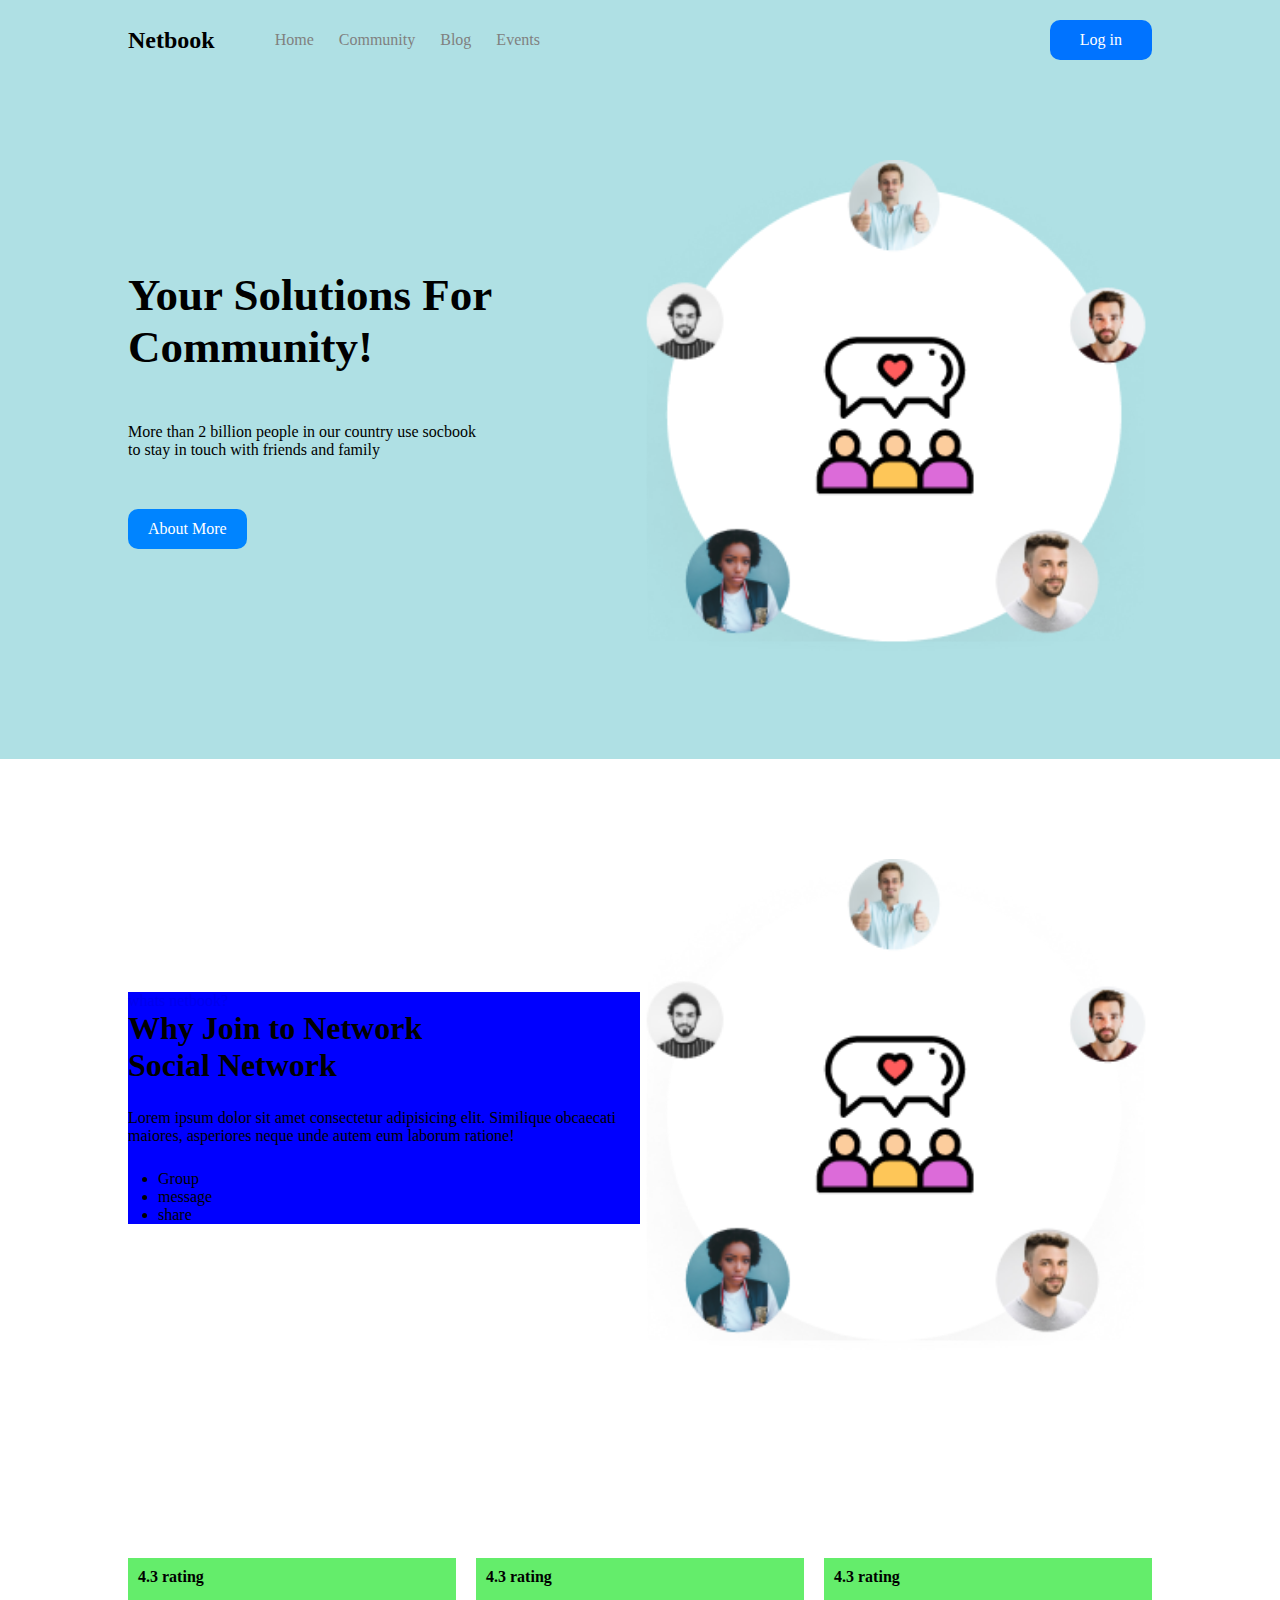
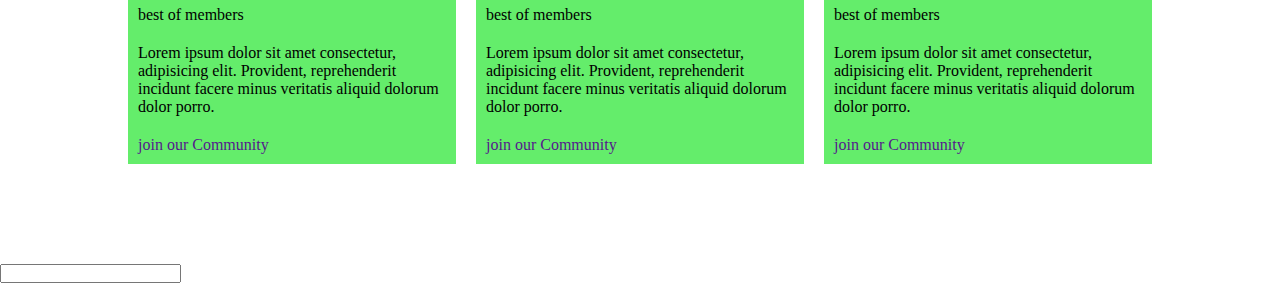
<file: Netbook_Landing_Page/index.html>
<!DOCTYPE html>
<html lang="en">
<head>
    <meta charset="UTF-8">
    <meta name="viewport" content="width=device-width, initial-scale=1.0">
    <title>Document</title>
    <link rel="stylesheet" href="style.css">
</head>
<body>
    <main>
        <header>
            <div class="container">
                <div class="banner-wrapper">
                    <div class="banner">
                        <h2>Netbook</h2>
                        <nav>
                            <a href="#">Home</a>
                            <a href="">Community</a>
                            <a href="">Blog</a>
                            <a href="">Events</a>
                        </nav>
                    </div>
                    <div class="banner2">
                        <a href="">Log in</a>
                    </div>
                </div>
            </div>
        </header>
        <section>
            <div class="container">
                <div class="sec-wrapper">
                    <div class="sec">
                        <h1>
                            <span class="spaan">Your Solutions For</span>
                            <span>Community!</span>
                        </h1>
                        <p>
                            <span class="spaan">More than 2 billion people in our country use socbook</span>
                            <span class="spaan">to stay in touch with friends and family</span>
                        </p>
                        <a href="#">About More</a>
                    </div>
                    <div class="pic">
                        <img width="100%" src="team.png" alt="">
                    </div>
                </div>
            </div>
        </section>
        
    </main>
        
    <section >
        <div class="container">
            <div class="sec2-wrapper">
                <div class="tech" style="background-color: blue;">
                    <div class="sec2">
                        <a href="#">whats netbook?</a>
                        <h1>
                            <span class="spaan">Why Join to Network</span>
                            <span class="spaan">Social Network</span> 
                        </h1>
                        <p>
                            <span>Lorem ipsum dolor sit amet consectetur adipisicing elit. Similique</span>
                            <span>obcaecati maiores, asperiores neque unde autem eum laborum</span>
                            <span>ratione!</span>
                        </p>
                        <ul>
                            <li>Group</li>
                            <li>message</li>
                            <li>share</li>
                        </ul>
                    </div>
                </div>

                <div class="sec3">
                    <img width="100%" src="team.png" alt="">
                </div>
            </div>
        </div>
    </section>
    <section>
        <div class="container">
            <div class="col-wrapper">
                <div>
                    <h4>4.3 rating</h4>
                    <p>best of members</p>
                    <p id="para">Lorem ipsum dolor sit amet consectetur, adipisicing elit. Provident, reprehenderit incidunt facere minus veritatis aliquid dolorum dolor porro.</p>
                    <a href="">join our Community</a>
                </div>
                <div>
                    <h4>4.3 rating</h4>
                    <p>best of members</p>
                    <p>Lorem ipsum dolor sit amet consectetur, adipisicing elit. Provident, reprehenderit incidunt facere minus veritatis aliquid dolorum dolor porro.</p>
                    <a href="">join our Community</a>
                </div>
                <div>
                    <h4>4.3 rating</h4>
                    <p>best of members</p>
                    <p>Lorem ipsum dolor sit amet consectetur, adipisicing elit. Provident, reprehenderit incidunt facere minus veritatis aliquid dolorum dolor porro.</p>
                    <a href="">join our Community</a>
                </div>
            </div>
        </div>
    </section>
    <input type="text" id="ide">
    <script src="./keyboard-event.js"></script>
</body>
</html>
</file>
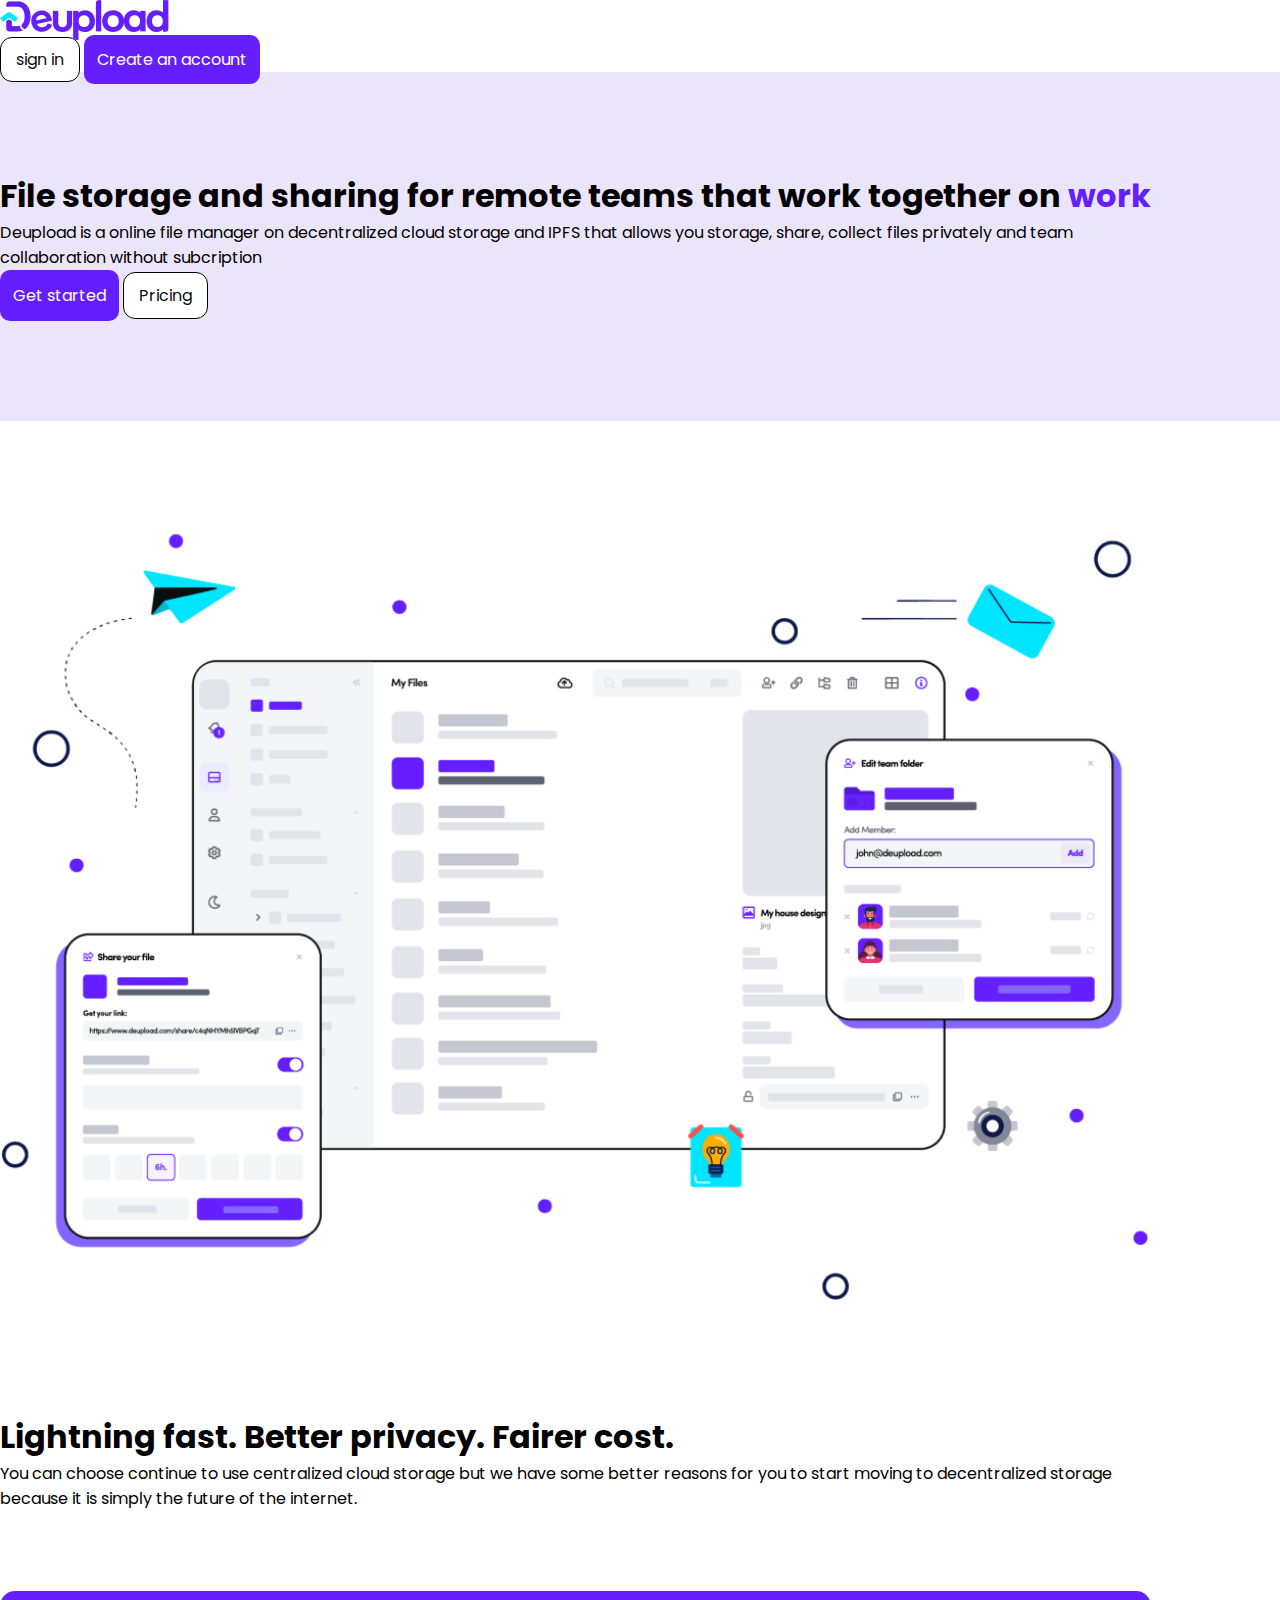
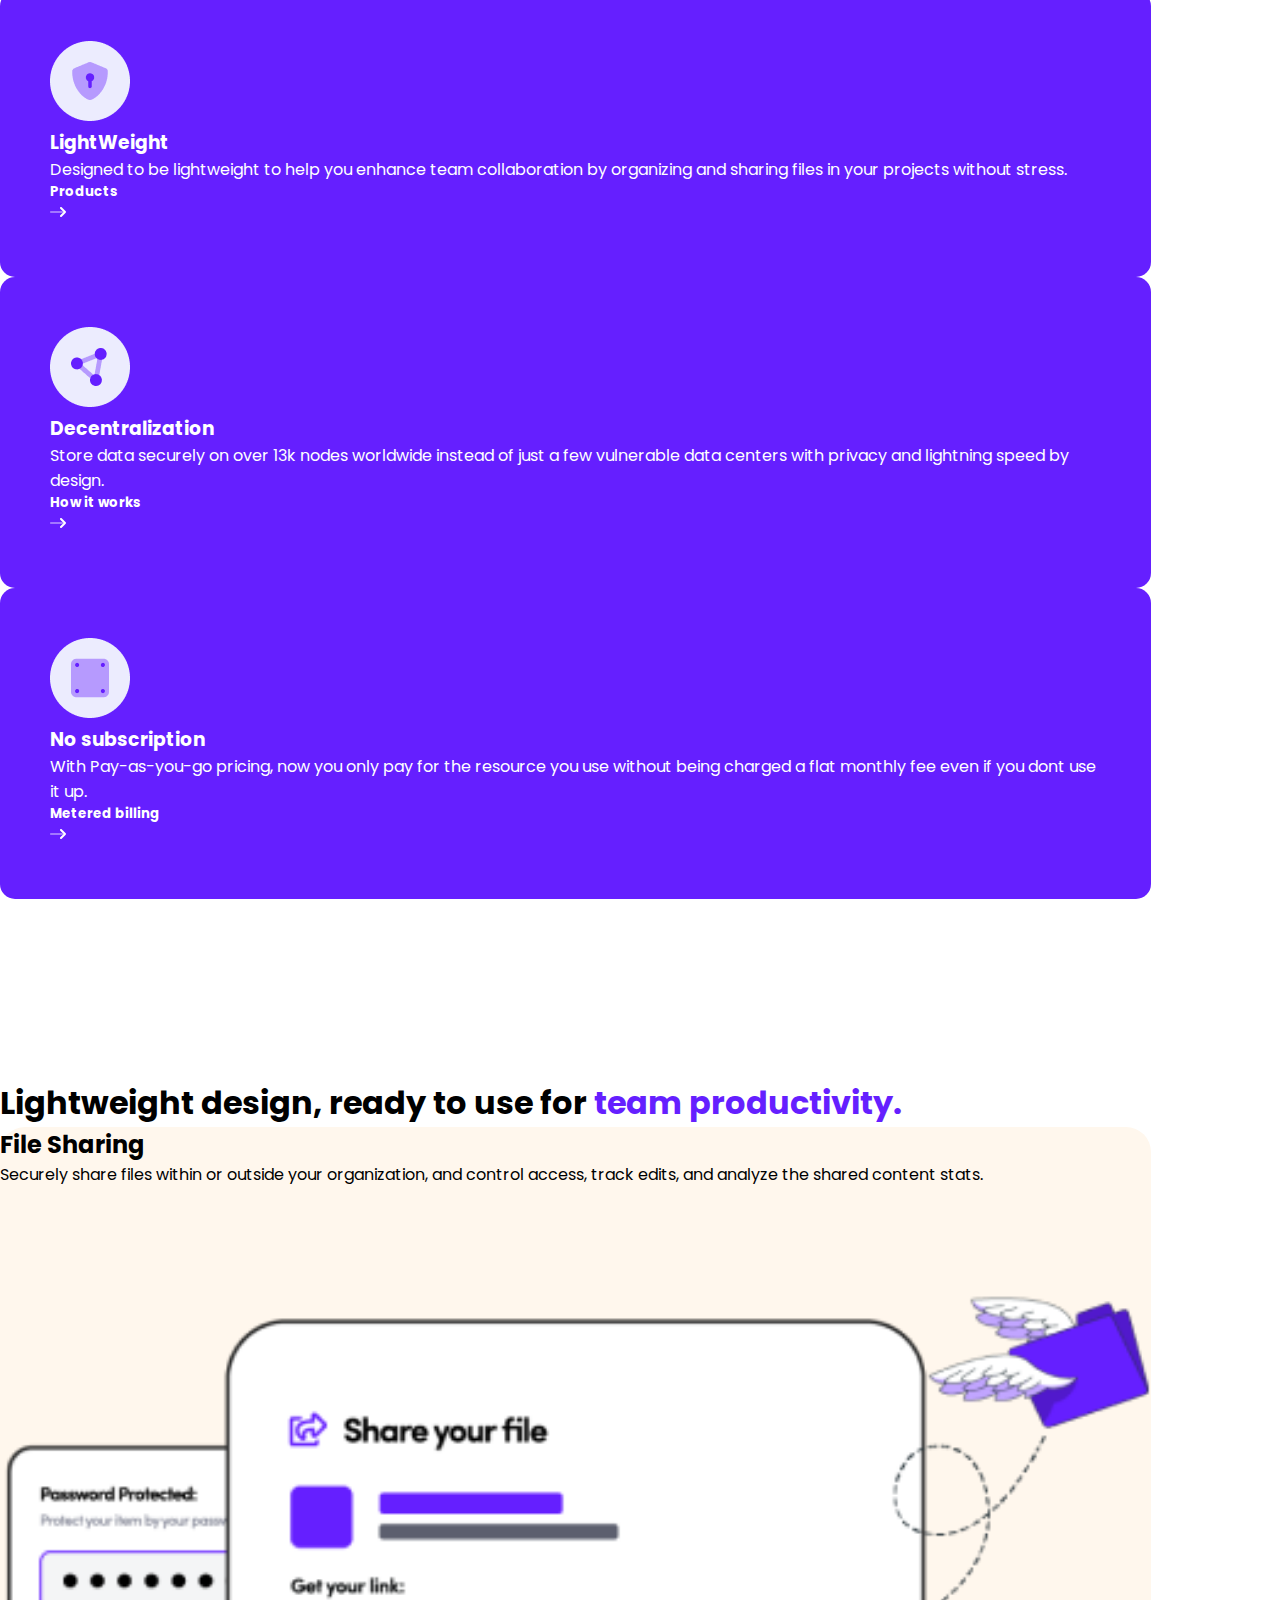
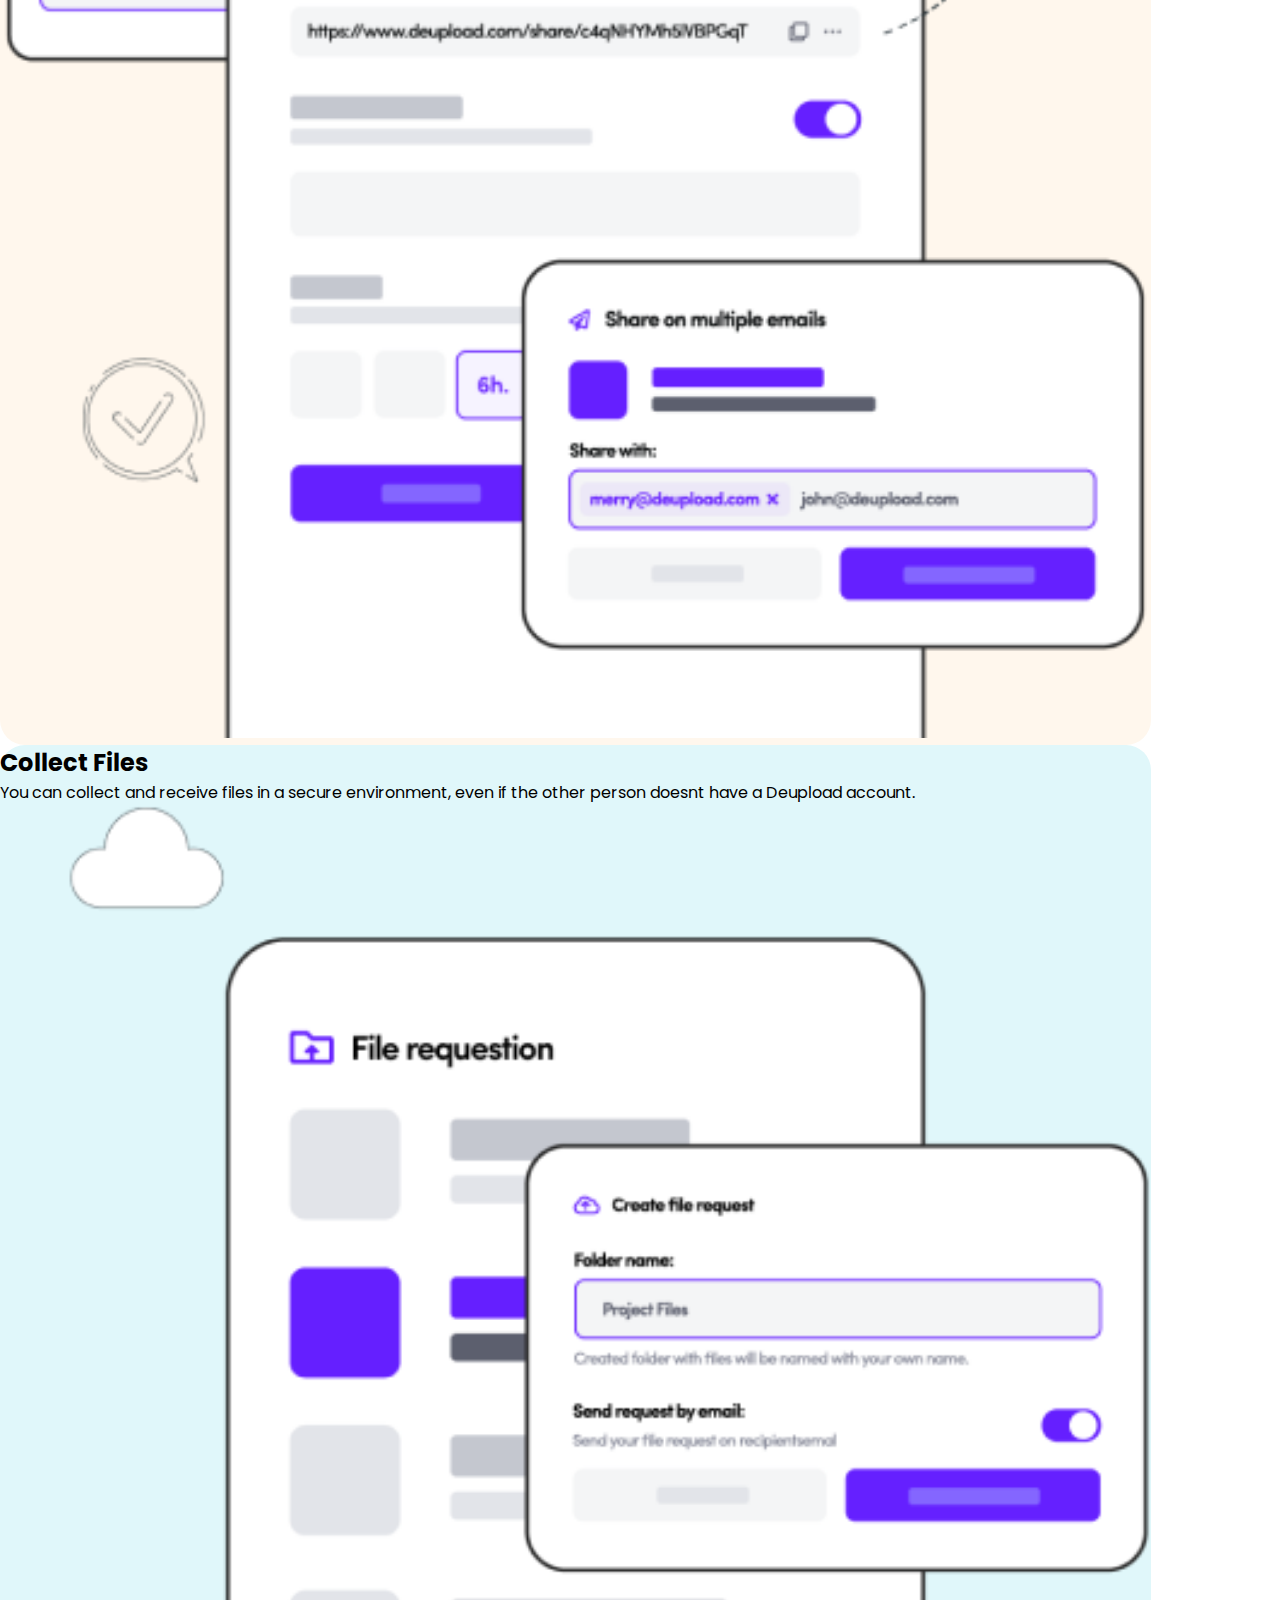
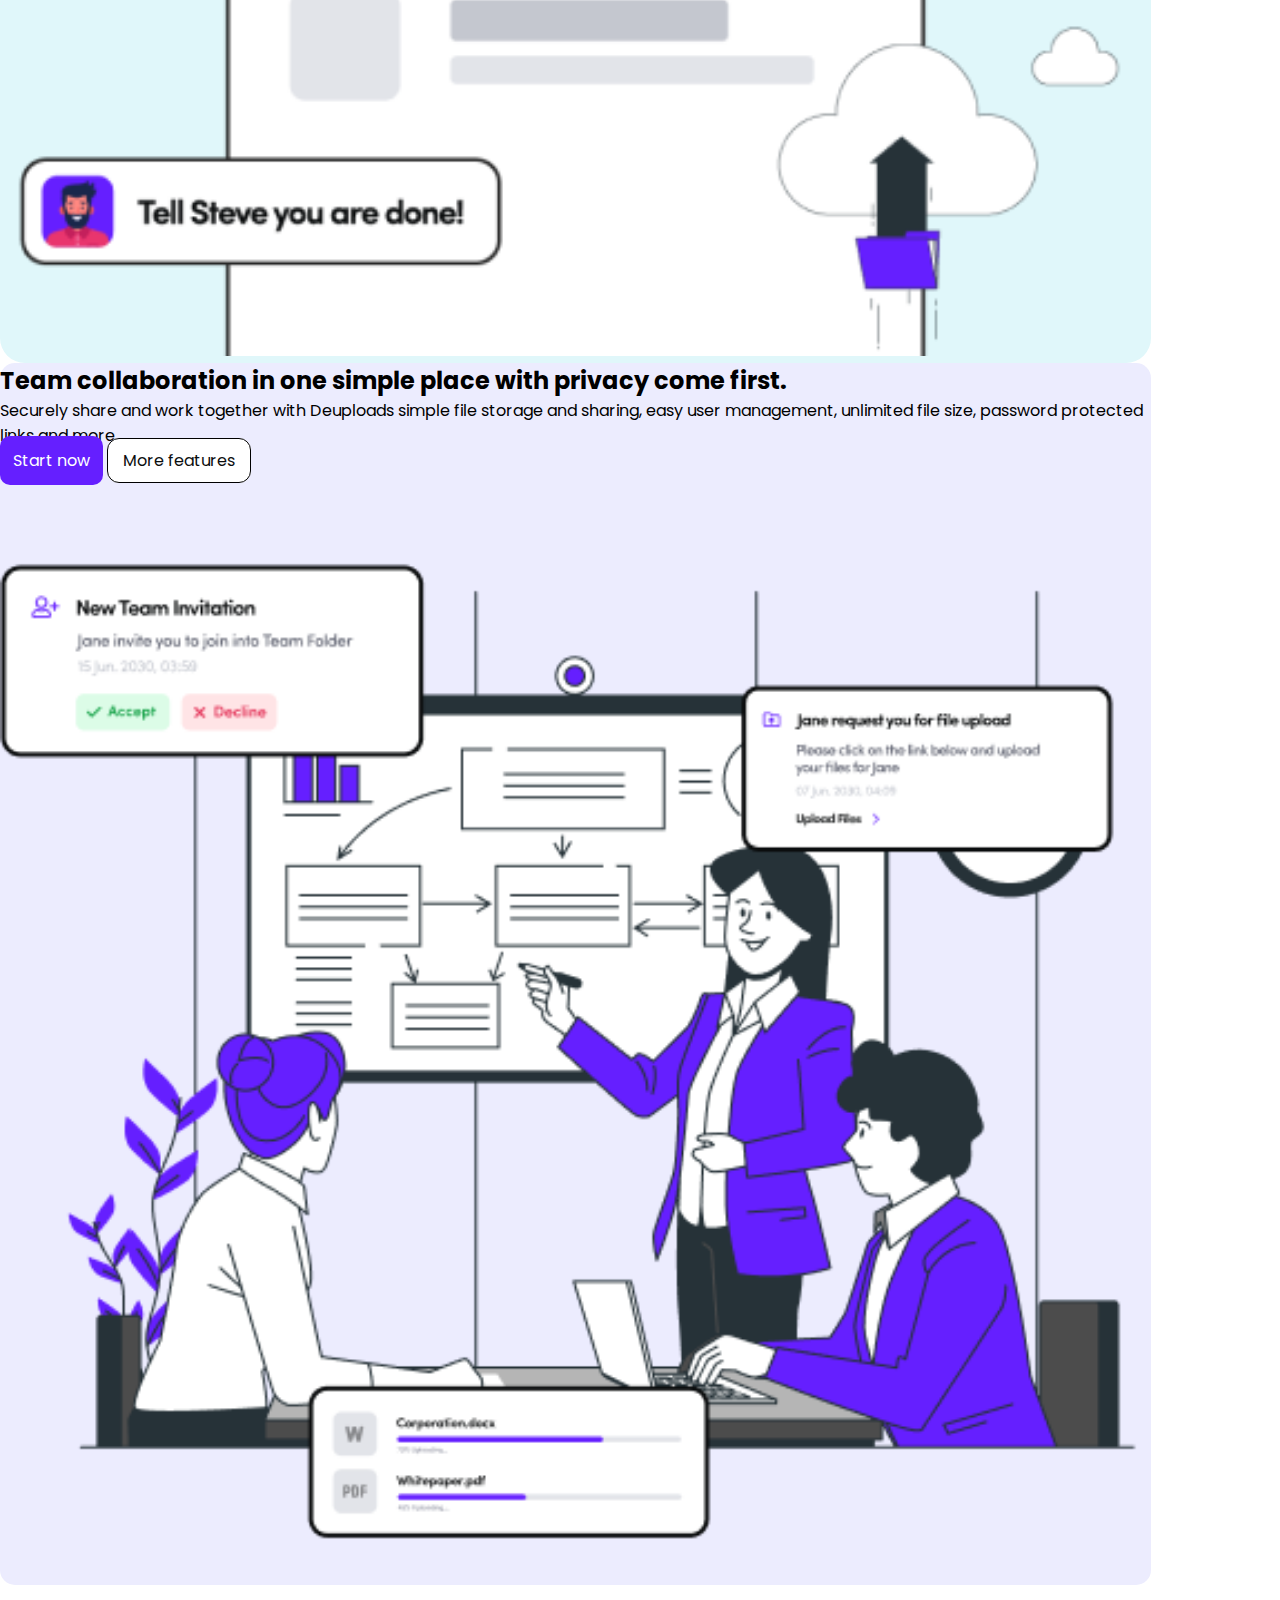
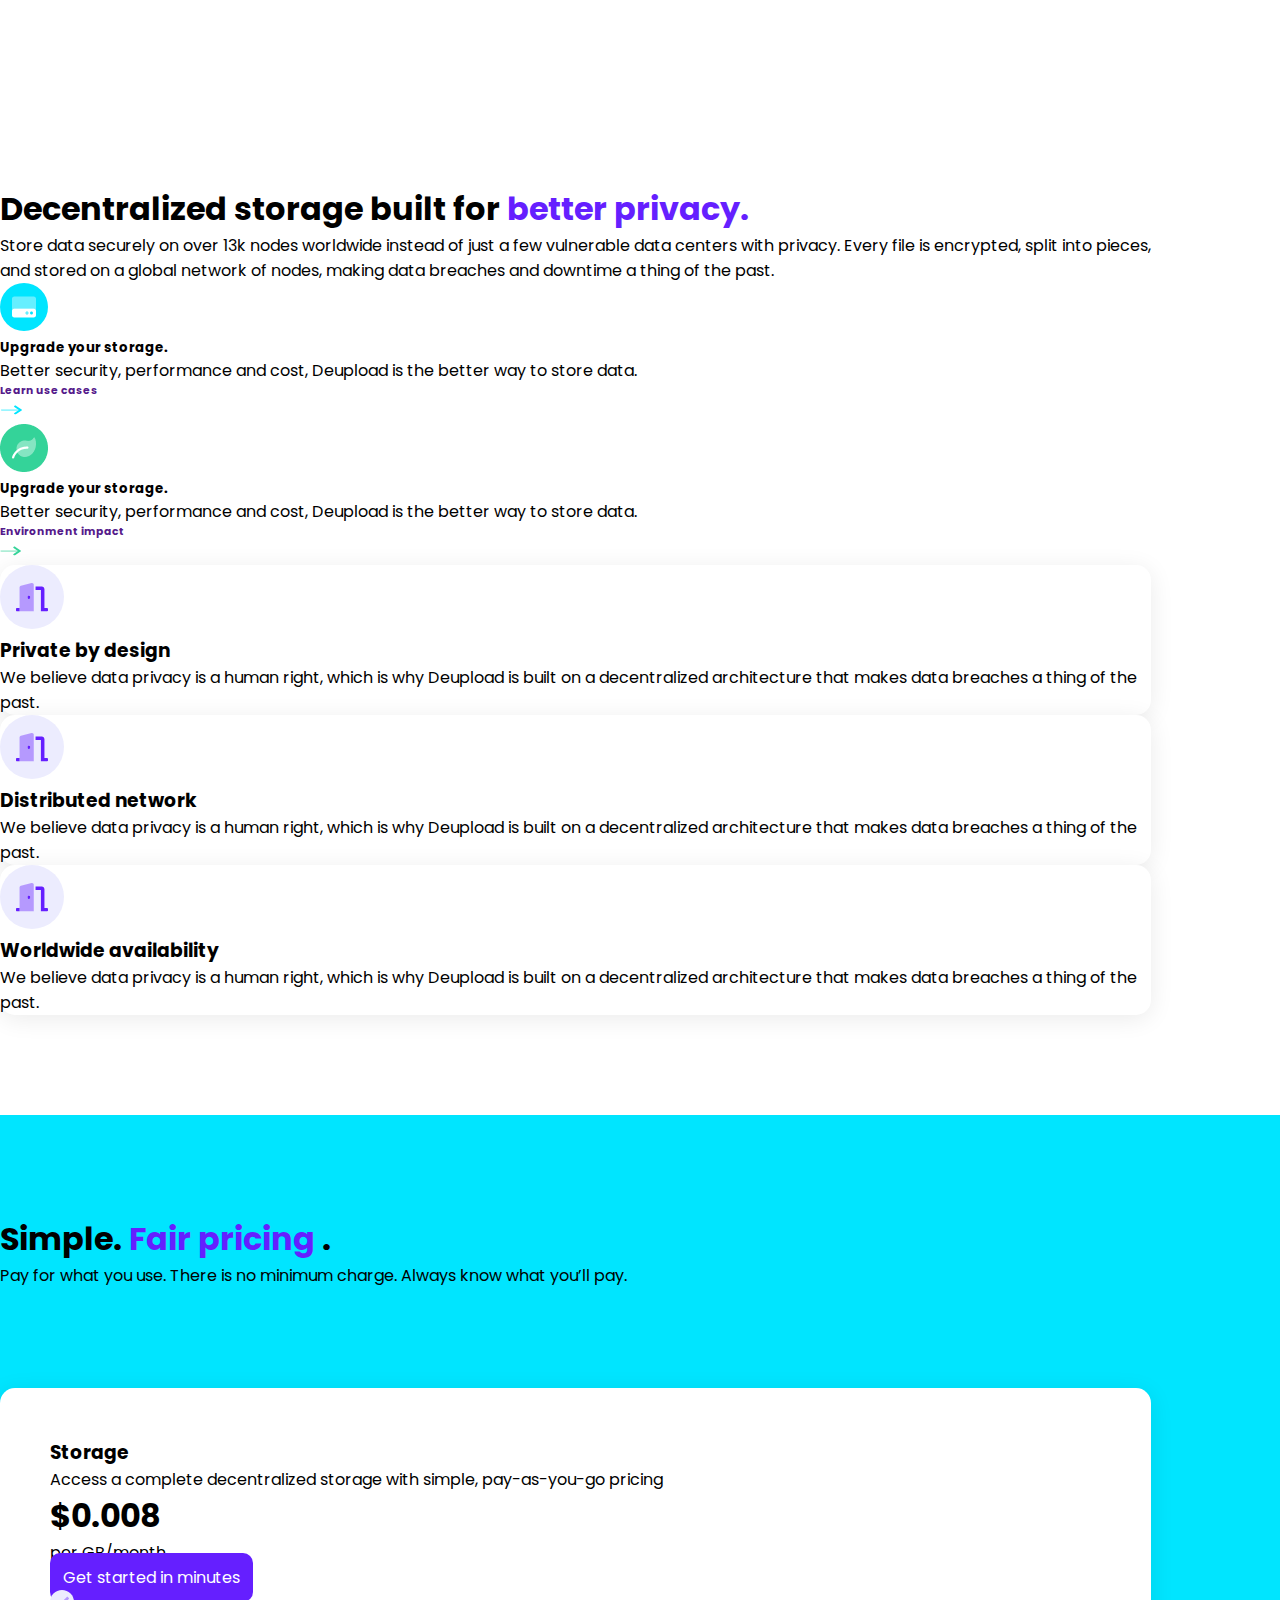
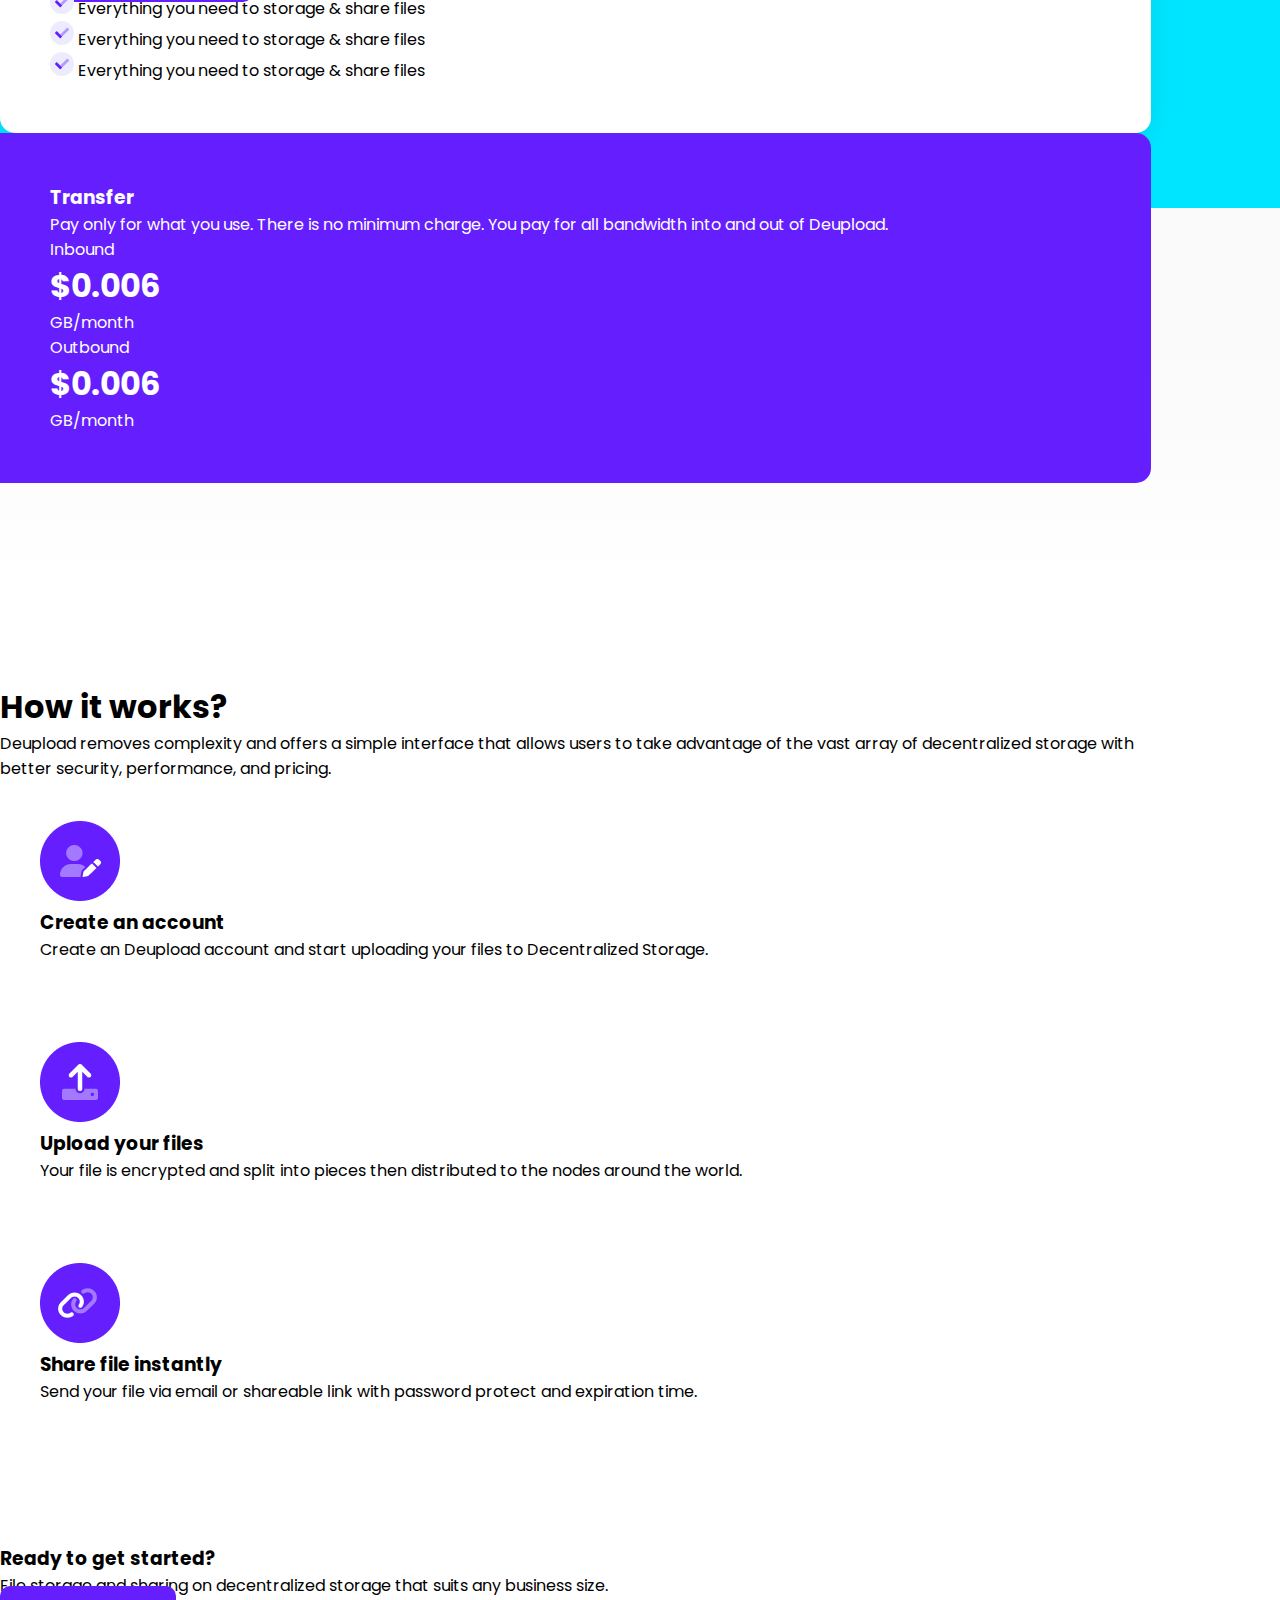
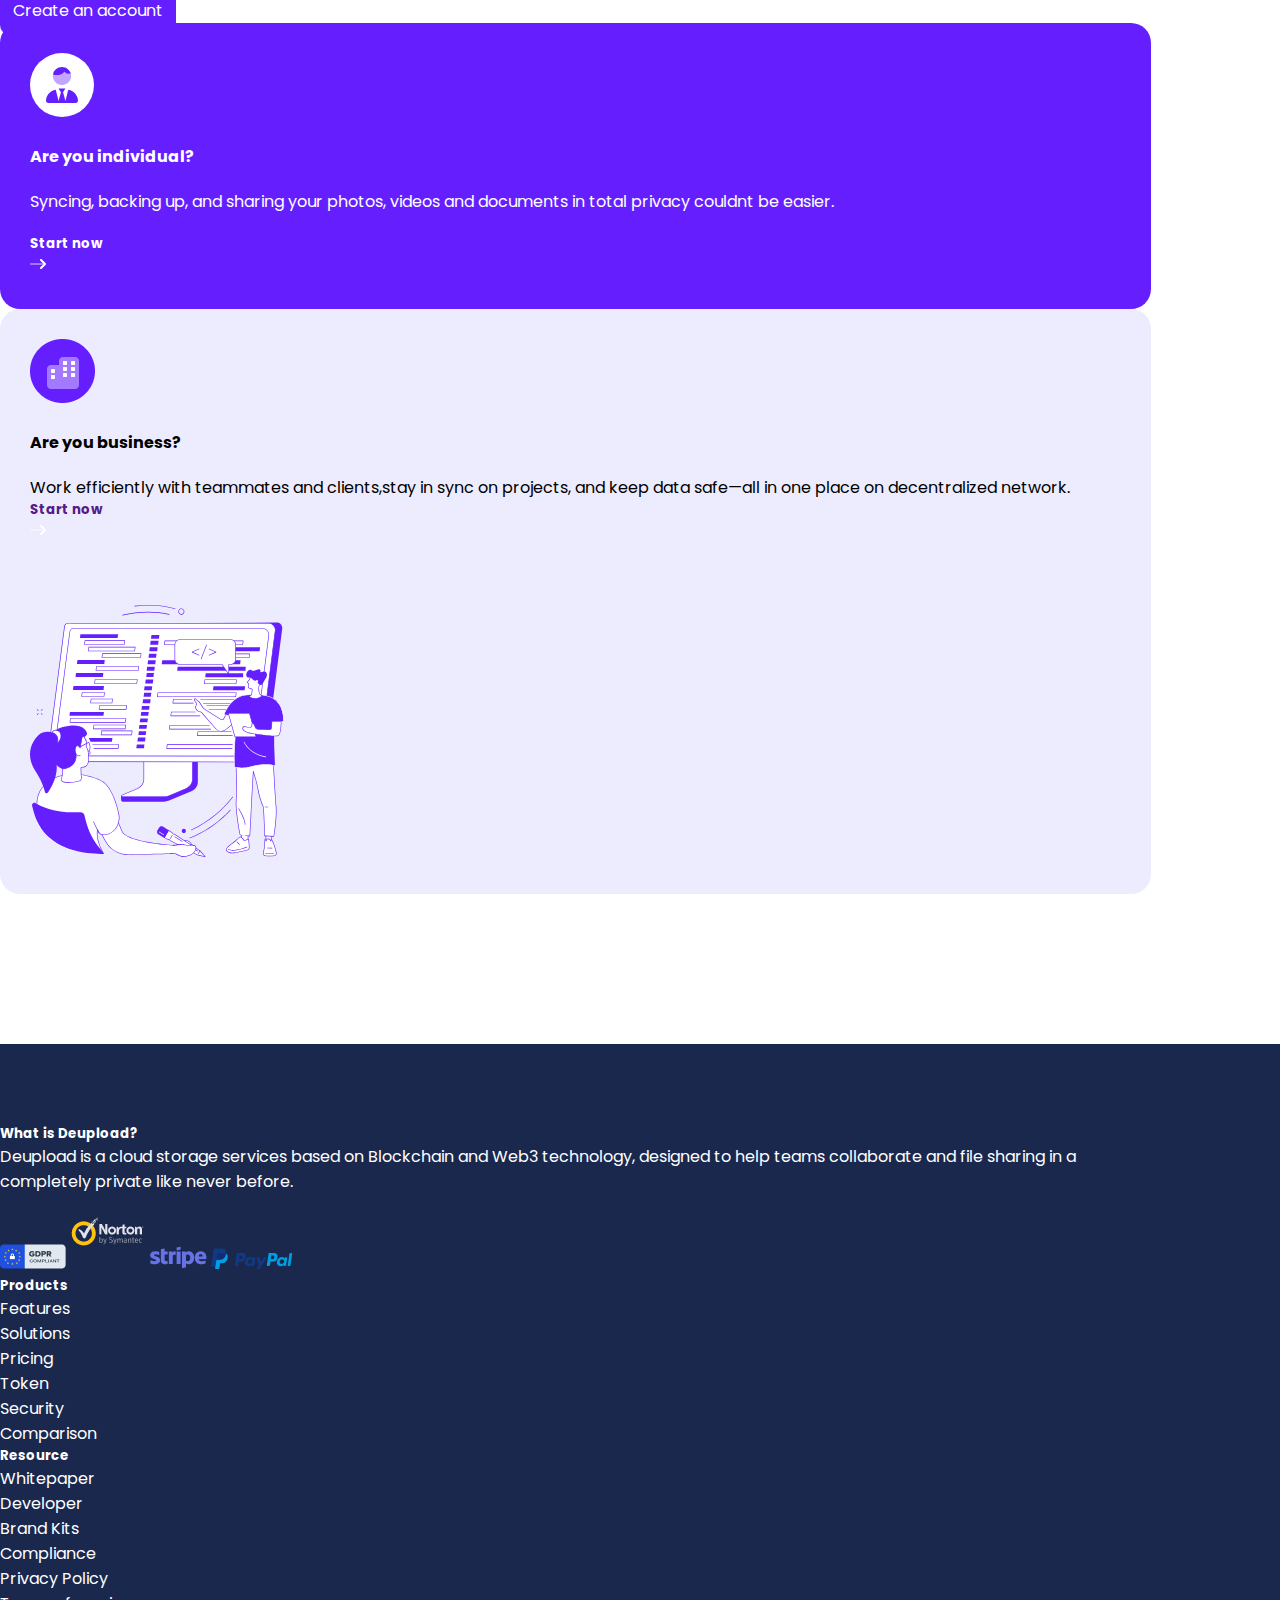
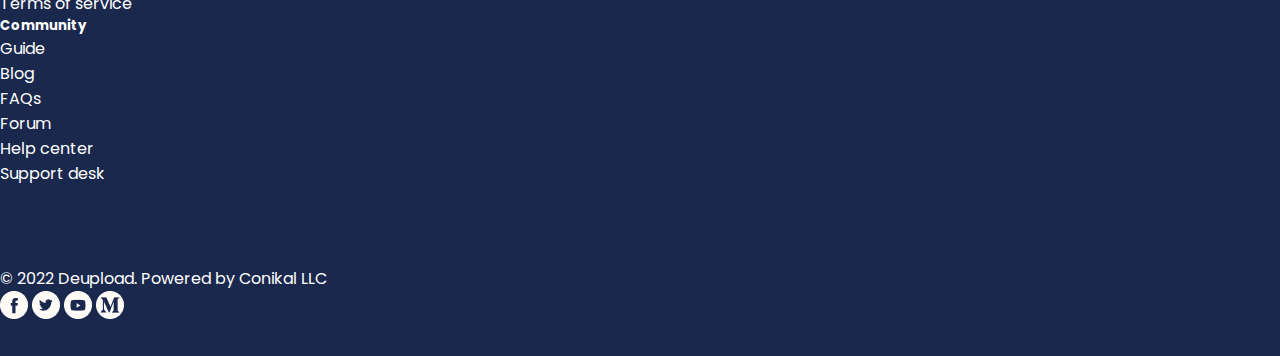
<file: Deupload_Landing_Page/ja2boots.html>
<!DOCTYPE html>
<html lang="en">
<head>
    <meta charset="UTF-8">
    <meta name="viewport" content="width=device-width, initial-scale=1.0">
    <title>Document</title>
    <link rel="preconnect" href="https://fonts.googleapis.com">
<link rel="preconnect" href="https://fonts.gstatic.com" crossorigin>
<link href="https://fonts.googleapis.com/css2?family=Poppins:ital,wght@0,100;0,200;0,300;0,400;0,500;0,600;0,700;0,800;0,900;1,100;1,200;1,300;1,400;1,500;1,600;1,700;1,800;1,900&display=swap" rel="stylesheet">
<link rel="stylesheet" href="https://cdn.jsdelivr.net/npm/bootstrap@5.3.2/dist/css/bootstrap.min.css" integrity="sha384-T3c6CoIi6uLrA9TneNEoa7RxnatzjcDSCmG1MXxSR1GAsXEV/Dwwykc2MPK8M2HN" crossorigin="anonymous">
<link rel="stylesheet" href="style.css">
</head>
<body>
    <header class="py-3">
        <div class="container-fluid">
            <div class="header-wrapper d-md-flex justify-content-between text-center align-items-center">
                <div>
                    <img src="./img/logo.png" alt="">
                </div>
                <div class="d-flex gap-4 justify-content-center justify-content-md-between mt-4 mt-md-0 align-items-center">
                    <a href="" class="btt-outline-primary">sign in</a>
                    <a href="" class="btt-primary">Create an account</a>
                </div>

            </div>
        </div>
    </header>
    <section class="sec">
        <div class="container">
            <div class="banner-wrapper">
                <div class="banner text-center">
                    <h1>
                        <span class="d-lg-block">File storage and sharing for</span>
                        <span class="d-lg-block">remote teams that work</span>
                        <span class="d-lg-block">together on
                            <span>work</span>
                        </span>
                    </h1>
                    <p class="my-5">
                        <span class="d-lg-block">Deupload is a online file manager on decentralized cloud storage and IPFS that</span>
                        <span class="d-lg-block">allows you storage, share, collect files privately and team collaboration without</span>
                        <span class="d-lg-block">subcription</span>
                    </p>
                    <div class="d-flex gap-5 justify-content-center">
                        <a href="" class="btt-primary">Get started</a>
                        <a href="" class="btt-outline-primary px-4">Pricing</a>
                    </div>
                </div>
            </div>
        </div>
    </section>
    <section>
        <div class="container">
            <div class="img-wrapper">
                <img width="100%" src="./img/bg.png" alt="">
            </div>
        </div>
    </section>
    <section class="sec3">
        <div class="container">
            <div class="text-center">
                <h1>Lightning fast. Better privacy. Fairer cost.</h1>
                <p class="py-3">
                    <span class="d-lg-block">You can choose continue to use centralized cloud storage but we have some better reasons for</span>
                    <span class="d-lg-block">
                        you to start moving to decentralized storage because it is simply the future of the internet.
                    </span>
                </p>
            </div>
            <div class="big-wrapper">
                <div class="row ">
                    <div class="col-lg-6 col-xl-4 ">
                            <div class="mb-5 mb-xl-0">
                                <img  src="./img/icon1.png" alt="">
                                <h3 class="my-3">LightWeight</h3>
                                <p class="">
                                    Designed to be lightweight to help you enhance team collaboration by organizing and sharing files in your projects without stress.
                                </p>
                                <a href="" class="d-flex justify-content-between">
                                    <h5>Products</h5>
                                    <img src="img/arrow.svg" alt="">
                                </a>
                            </div>
                    </div>
                    <div class="col-lg-6 col-xl-4">
                        <div class="mb-5 mb-xl-0">
                            <img  src="./img/icon2.png" alt="">
                            <h3 class="my-3">Decentralization</h3>
                            <p >
                                Store data securely on over 13k nodes worldwide instead of just a few vulnerable data centers with privacy and lightning speed by design.
                            </p>
                            <a href="" class="d-flex justify-content-between">
                                <h5>How it works</h5>
                                <img src="img/arrow.svg" alt="">

                            </a>
                        </div>
                    </div>
                    <div class="col-lg-12 col-xl-4">
                        <div class="text-lg-center text-xl-start">
                            <img  src="./img/icon3.png" alt="">
                            <h3 class="my-3">No subscription</h3>
                            <p>
                                With Pay-as-you-go pricing, now you only pay for the resource you use without being charged a flat monthly fee even if you dont use it up.
                            </p>
                            <div class="justify-content-lg-center justify-content-xl-between">
                                <a href="" class="d-flex justify-content-between">
                                    <h5>Metered billing</h5>
                                    <img src="img/arrow.svg" alt="">
                                </a>
                            </div>
                        </div>
                    </div>
                </div>
            </div>
        </div>
    </section>
    <section class="sec4">
        <div class="container">
            <div class="team mb-5">
                <h1>
                    <span class="d-lg-block">Lightweight design, ready</span>
                    <span class="d-lg-block">to use for 
                        <span>team</span>
                    </span>
                    <span class="d-lg-block">productivity.</span>
                </h1>
            </div>
            <div class="three-wrapper">
                <div class="row align-items-center">
                    <div class="col-lg-6">
                        <div class="text-center mb-5 mb-lg-0 p-4">
                            <h2 class="pt-5">File Sharing</h2>
                            <p>
                                <span class="d-lg-block">Securely share files within or outside your</span>
                                <span class="d-lg-block">organization, and control access, track edits,</span>
                                <span class="d-lg-block">and analyze the shared content stats.</span>
                            </p>
                            <div>
                                <img width="100%" src="./img/im1.png" alt="">
                            </div>
                        </div>
                    </div>
                    <div class="col-lg-6">
                        <div class="text-center p-4">
                            <h2 class="pt-5">Collect Files</h2>
                            <p>
                                <span class="d-lg-block">You can collect and receive files in a secure</span>
                                <span class="d-lg-block">environment, even if the other person doesnt</span>
                                <span class="d-lg-block">have a Deupload account.</span>
                            </p>
                            <div>
                                <img width="100%" src="./img/im2.png" alt="">
                            </div>
                        </div>
                    </div>
                    <div class="col-12">
                        <div class="teach-wrapper mt-4">
                            <div class="row align-items-center">

                                <div class="col-lg-6 d-flex justify-content-center">
                                    <div class="text-center text-lg-start">
                                        <h2 class="mt-5 mt-lg-0">
                                            <span class="d-lg-block">Team collaboration in</span>
                                            <span class="d-lg-block">one simple place with</span>
                                            <span class="d-lg-block">privacy come first.</span>
                                        </h2>
                                        <p class="my-4">
                                            <span class="d-lg-block">Securely share and work together with Deuploads</span>
                                            <span class="d-lg-block">simple file storage and sharing, easy user</span>
                                            <span class="d-lg-block">management, unlimited file size, password</span>
                                            <span class="d-lg-block">protected links and more</span>
                                        </p>
                                        <div class="d-flex gap-3 justify-content-center justify-content-lg-start ">
                                            <a href="" class="btt-primary">Start now</a>
                                            <a href="" class="btt-outline-primary">More features</a>
                                        </div>
                                    </div>
                                    

                                </div>

                                <div class="col-lg-6">
                                    <div class="p-4">
                                        <img width="100%" src="./img/teach.png" alt="">
                                    </div>
                                </div>

                            </div>

                        </div>
                    </div>
                </div>
            </div>
        </div>
    </section>
    <section>
        <div class="container">
            <div class="mul-wrapper">
                <div class="row">
                    <div class="col-lg-6 mb-4 mb-lg-0">
                        <div class="mul1">
                            <h1 class="mb-4">
                                <span class="d-block">Decentralized</span>
                                <span class="d-block">storage built for</span>
                                <span class="d-block">better privacy.</span>
                            </h1>
                            <p class="mb-4">
                                Store data securely on over 13k nodes worldwide instead of just a few vulnerable data centers with privacy. Every file is encrypted, split into pieces, and stored on a global network of nodes, making data breaches and downtime a thing of the past.
                            </p>
                            <div class="inn-wrapper">
                                <div class="row ">
                                    <div class="col-6 ">
                                        <div>
                                            <div>
                                                <img src="./img/inn1.svg" alt="">
                                            </div>
                                            <h5 class="my-4">Upgrade your storage.</h5>
                                            <p class="">Better security, performance and cost, Deupload is the better way to store data.</p>
                                            <a href="" class="d-flex justify-content-between ">
                                                <h6>Learn use cases</h6>
                                                <img src="./img/inarrow1.svg" alt="">
                                            </a>
                                        </div>
                                

                                    </div>
                                    <div class="col-6 ">
                                        <div>
                                            <div>
                                                <img src="./img/inn2.png" alt="">
                                            </div>
                                            <h5 class="my-4">Upgrade your storage.</h5>
                                            <p class="">Better security, performance and cost, Deupload is the better way to store data.</p>
                                            <a href="" class="d-flex justify-content-between">
                                                <h6>Environment impact</h6>
                                                <img src="./img/inarrow2.svg" alt="">
                                            </a>
                                        </div>
                                        
                                    </div>
                                </div>
                            </div>
                        </div>
                    </div>
                    <div class="col-lg-6 ">
                        <div class="tow">
                            <div class="d-flex gap-3  p-3 mb-3">
                                <img src="./img/two1.svg" alt="">
                                <div class="">
                                    <h3>Private by design</h3>
                                    <p class="my-2">
                                        We believe data privacy is a human right, which is why Deupload is built on a decentralized architecture that makes data breaches a thing of the past.
                                    </p>
                                </div>
                            </div>
                            <div class="d-flex gap-3  p-3 mb-3">
                                <img src="./img/two1.svg" alt="">
                                <div class="">
                                    <h3>Distributed network</h3>
                                    <p class="my-2">We believe data privacy is a human right, which is why Deupload is built on a decentralized architecture that makes data breaches a thing of the past.</p>
                                </div>
                            </div>
                            <div class="d-flex gap-3 p-3 mb-3">
                                <img src="./img/two1.svg" alt="">
                                <div class="">
                                    <h3>Worldwide availability</h3>
                                    <p class="my-2">We believe data privacy is a human right, which is why Deupload is built on a decentralized architecture that makes data breaches a thing of the past.</p>
                                </div>
                            </div>
                        </div>

                    </div>
                </div>
            </div>
        </div>
    </section>
    <section class="sec6">
        <div class="container">
            <div class="hhead text-center ">
                <h1>
                    <span >Simple.</span>
                    <span >Fair pricing</span>
                    <span >.</span>
                </h1>
                <p class="m-0">Pay for what you use. There is no minimum charge. Always know what you’ll pay.</p>
            </div>
            <div class="con-wrapper">
                <div class="row align-items-center ">
                    <div class="col-lg-6 p-0">
                        <div class="text-center">
                            <h3 class="">Storage</h3>
                            <p class="my-4">
                                Access a complete decentralized storage with simple, pay-as-you-go pricing
                            </p>
                            <h1>$0.008</h1>
                            <p>per GB/month</p>
                            <a href="" class="btt-primary d-inline-block my-5">Get started in minutes</a>
                            <ul class="">
                                <li>
                                    <img src="./img/tic.svg" alt="">
                                    <span>Everything you need to storage & share files</span>
                                </li>
                                <li class="py-1">
                                    <img src="./img/tic.svg" alt="">
                                    <span>Everything you need to storage & share files</span>
                                </li>
                                <li>
                                    <img src="./img/tic.svg" alt="">
                                    <span>Everything you need to storage & share files</span>
                                </li>
                            </ul>
                        </div>

                    </div>
                    <div class="col-lg-6 p-0">
                        <div>
                            <h3>Transfer</h3>
                            <p class="py-4">Pay only for what you use. There is no minimum charge. You pay for all bandwidth into and out of Deupload.</p>
                            <span class="my-3">Inbound</span>
                            <div class="d-flex align-items-end py-3">
                                <span><h1>$0.006</h1></span>
                                <span>GB/month</span>
                            </div>
                            <span>Outbound</span>
                            <div class="d-flex align-items-end pt-3">
                                <span><h1>$0.006</h1></span>
                                <span>GB/month</span>
                            </div>
                        </div>
                    </div>
                </div>
            </div>
        </div>
    </section>
    <section class="sect">
        <div class="container">
            <div class="cent text-center">
                <h1>How it works?</h1>
                <p>Deupload removes complexity and offers a simple interface that allows users to take advantage of the vast array of decentralized storage with better security, performance, and pricing.</p>
            </div>
            <div class="cent-wrapper">
                <div class="row">
                    <div class="col-lg-4">
                        <div class="text-center">
                            <div>
                                <img src="./img/cicon1.png" alt="">
                            </div>
                            <h3 class="my-4">Create an account</h3>
                            <p>Create an Deupload account and start uploading your files to Decentralized Storage.</p>
                        </div>
                    </div>
                    <div class="col-lg-4">
                        <div class="text-center">
                            <div>
                                <img src="./img/uoload.png" alt="">
                            </div>
                            <h3 class="my-4">Upload your files</h3>
                            <p>Your file is encrypted and split into pieces then distributed to the nodes around the world.</p>
                        </div>
                    </div>
                    <div class="col-lg-4">
                        <div class="text-center">
                            <div>
                                <img src="./img/share.png" alt="">
                            </div>
                            <h3 class="my-4">Share file instantly</h3>
                            <p>Send your file via email or shareable link with password protect and expiration time.</p>
                        </div>
                    </div>
                </div>
            </div>
        </div>
    </section>
    <section>
        <div class="container">
            <div class="mar d-lg-flex justify-content-between align-items-center text-center">
                <div class="">
                    <h3>Ready to get started?</h3>
                    <p class="py-1">File storage and sharing on decentralized storage that suits any business size.</p>
                </div>
                <div>
                    <a href="" class="btt-primary ">Create an account</a>
                </div>
            </div>
            <div class="mar-wrapper py-5">
                <div class="row align-items-center">
                    <div class="col-lg-4 ">
                        <div class="mb-5 mb-lg-0">
                            <img src="./img/mar1.svg" alt="">
                            <h4 class="">Are you individual?</h4>
                            <p class="">Syncing, backing up, and sharing your photos, videos and documents in total privacy couldnt be easier.</p>
                            <a href="" class="d-flex gap-2">
                                <h5>Start now</h5>
                                <img src="./img/arrow.svg" alt="">
                            </a>
                        </div>
                    </div>
                    <div class="col-lg-8">
                        <div class="en-wrapper">
                            <div class="row align-items-center">
                                <div class="col-lg-6">
                                    <div class="">
                                        <img src="./img/bim1.png" alt="">
                                        <h4 class="">Are you business?</h4>
                                        <p class="">
                                            Work efficiently with teammates and clients,stay in sync on projects, and keep data safe—all in one place on decentralized network.
                                        </p>
                                        <a href="" class="d-flex gap-2">
                                            <h5>Start now</h5>
                                            <img src="./img/arrow.svg" alt="">
                                        </a>
                                    </div>
                                </div>
                                <div class="col-lg-6">
                                    <div class="text-center ">
                                        <div>
                                            <img   src="./img/Frame.svg" alt="">
                                        </div>
                                    </div>
                                </div>
                            </div>
                        </div>
                    </div>
                </div>
            </div>
        </div>
    </section>
    <footer class="foo">
        <div class="container">
            <div class="foot-wrapper">
                <div class="row gap-5 gap-lg-0">
                    <div class="col-lg-5 text-center text-lg-start">
                        <div >
                            <h5 class="mb-4">What is Deupload?</h5>
                            <p class="">Deupload is a cloud storage services based on Blockchain and Web3 technology, designed to help teams collaborate and file sharing in a completely private like never before.</p>
                            <div class="d-flex gap-3 align-items-center justify-content-center justify-content-lg-start">
                                <img src="./img/fi1.png" alt="">
                                <img src="./img/fi2.png" alt="">
                                <img src="./img/fi3.png" alt="">
                                <img src="./img/fi4.png" alt="">  
                            </div>
                        </div>
                    </div>
                    <div class="col-lg-7">
                        <div class="infoot">
                            <div class="row gap-5 gap-sm-0">
                                <div class="col-sm-4 d-flex justify-content-center justify-content-lg-start">
                                    <div class="text-center text-sm-start">
                                        <h5 class="mb-4">Products</h5>
                                        <p>Features</p>
                                        <p>Solutions</p>
                                        <p>Pricing</p>
                                        <p>Token</p>
                                        <p>Security</p>
                                        <p>Comparison</p>
                                    </div>
                                </div>
                                <div class="col-sm-4 d-flex justify-content-center justify-content-lg-start">
                                    <div class="text-center text-sm-start">
                                        <h5 class="mb-4">Resource</h5>
                                        <p>Whitepaper</p>
                                        <p>Developer</p>
                                        <p>Brand Kits</p>
                                        <p>Compliance</p>
                                        <p>Privacy Policy</p>
                                        <p>Terms of service</p>
                                    </div>
                                </div>
                                <div class=" col-sm-4 d-flex justify-content-center justify-content-lg-start">
                                    <div class="text-center text-sm-start">
                                        <h5 class="mb-4">Community</h5>
                                        <p>Guide</p>
                                        <p>Blog</p>
                                        <p>FAQs</p>
                                        <p>Forum</p>
                                        <p>Help center</p>
                                        <p>Support desk</p>
                                    </div>
                                </div>
                            </div>
                        </div>
                    </div>
                </div>
            </div>
            <div class="footlow">
                <div class="d-sm-flex justify-content-between text-center">
                    <a href="" class="" >© 2022 Deupload. Powered by Conikal LLC</a>
                    <div class="d-flex gap-4 justify-content-center mt-4 mt-sm-0">
                        <img src="./img/foi1.png" alt="">
                        <img src="./img/foi2.png" alt="">
                        <img src="./img/foi3.png" alt="">
                        <img src="./img/foi4.png" alt="">
                    </div>   
                </div>
            </div>
        </div>
    </footer>
    
</body>
</html>
</file>
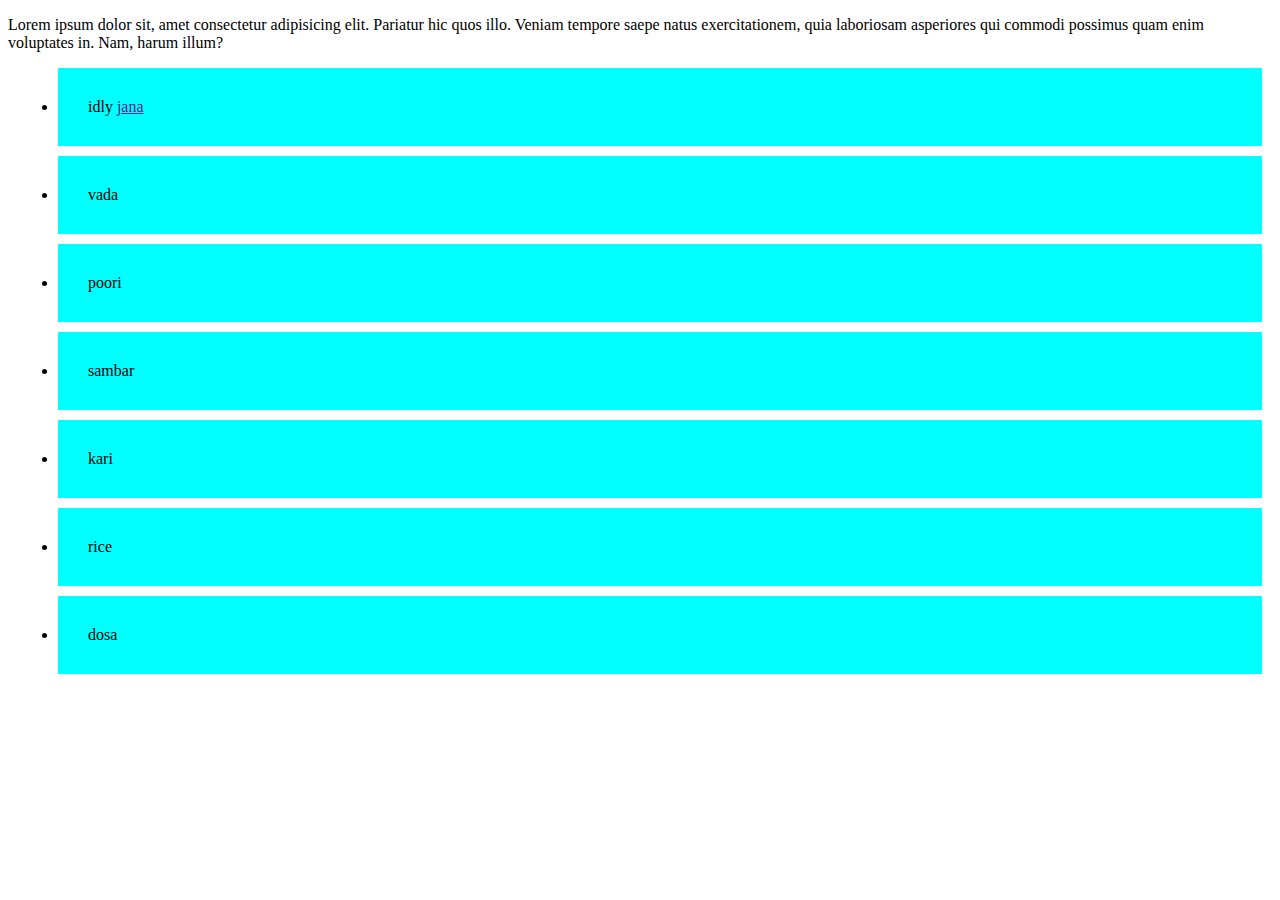
<file: Netbook_Landing_Page/li.html>
<!DOCTYPE html>
<html lang="en">
<head>
    <meta charset="UTF-8">
    <meta name="viewport" content="width=device-width, initial-scale=1.0">
    <title>Document</title>
    <link rel="stylesheet" href="den.css">
</head>
<body>
    <p id="para">Lorem ipsum dolor sit, amet consectetur adipisicing elit. Pariatur hic quos illo. Veniam tempore saepe natus exercitationem, quia laboriosam asperiores qui commodi possimus quam enim voluptates in. Nam, harum illum?</p>
    <ul class="collection">
        <li class="design">idly <a href="">jana</a></li>
        <li class="design">vada</li>
        <li class="design">poori</li>
        <li class="design">sambar</li>
        <li class="design">kari</li>
        <li class="design">rice</li>
        <li class="design">dosa</li>
    </ul>
    <script src="remove.js"></script>
</body>
</html>
</file>
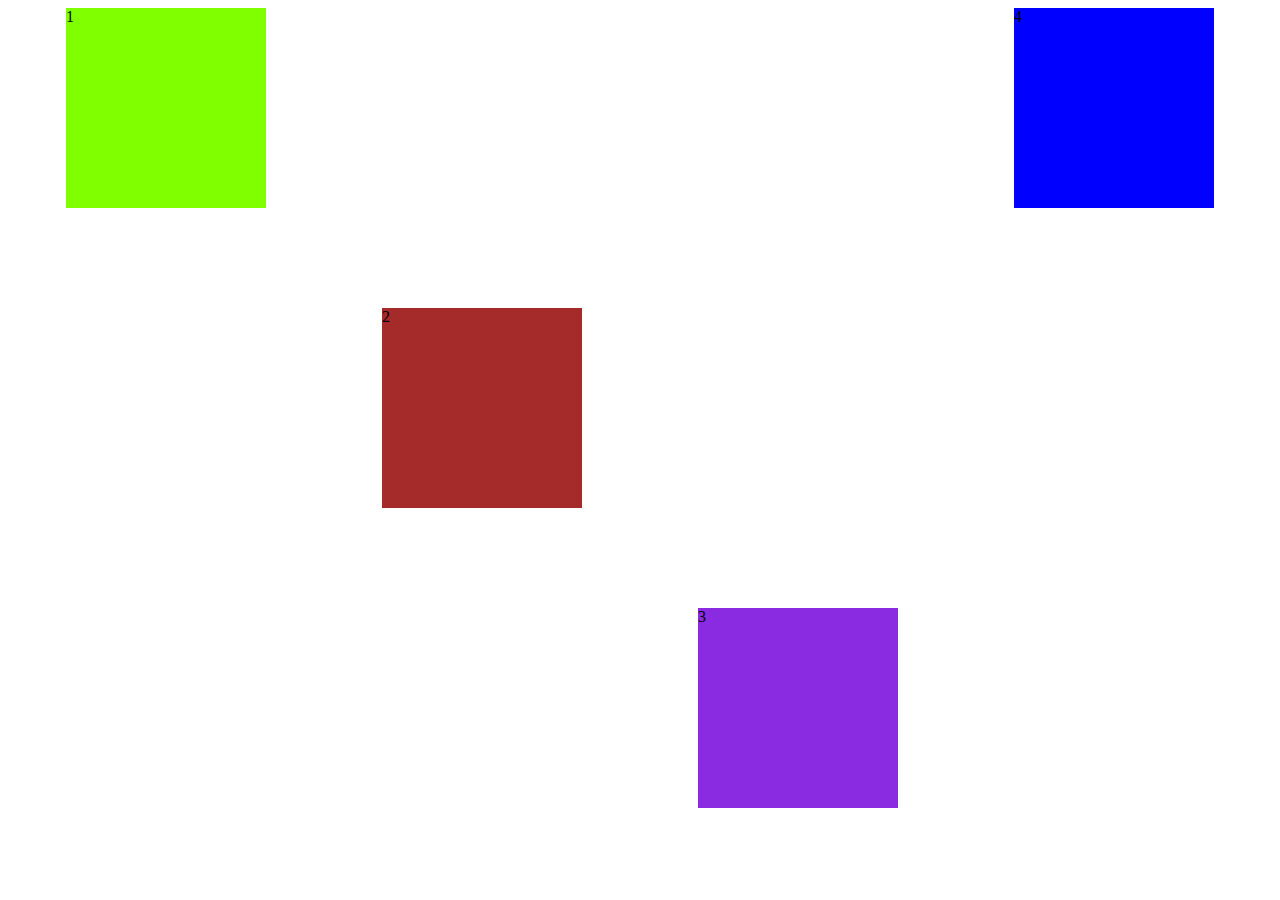
<file: Student & Besnik_Landing_Page/flex1.html>
<!DOCTYPE html>
<html lang="en">
<head>
    <meta charset="UTF-8">
    <meta name="viewport" content="width=device-width, initial-scale=1.0">
    <title>Document</title>
    <link rel="stylesheet" href="flex1.css">
</head>
<body>
    <div class="parent">
        <div>1</div>
        <div>2</div>
        <div>3</div>
        <div>4</div>
    </div>
</body>
</html>
</file>
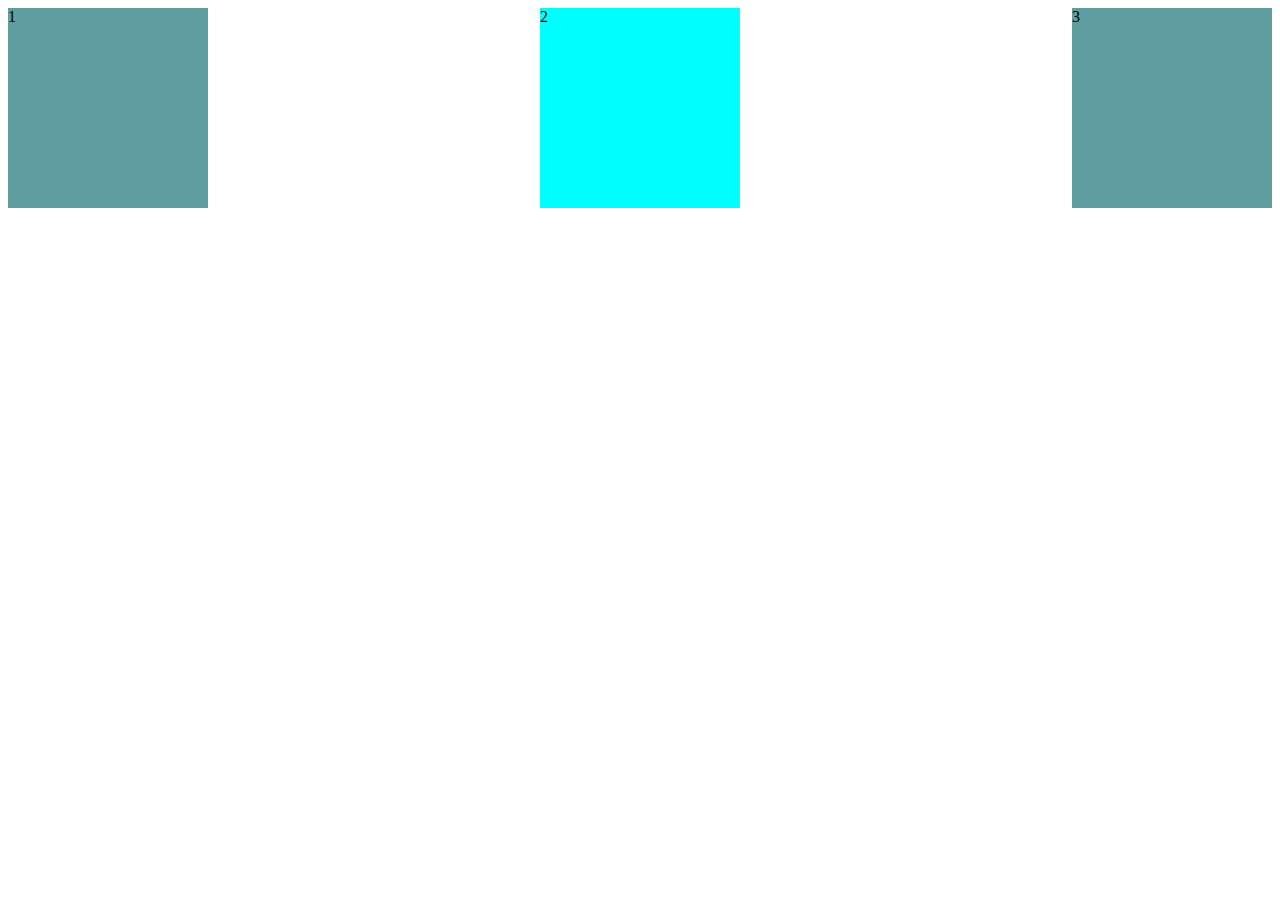
<file: Student & Besnik_Landing_Page/media.html>
<!DOCTYPE html>
<html lang="en">
<head>
    <meta charset="UTF-8">
    <meta name="viewport" content="width=device-width, initial-scale=1.0">
    <title>Document</title>
    <link rel="stylesheet" href="media.css">
</head>
<body>
    <div class="parent">
        <div>1</div>
        <div>2</div>
        <div>3</div>
    </div>
</body>
</html>
</file>
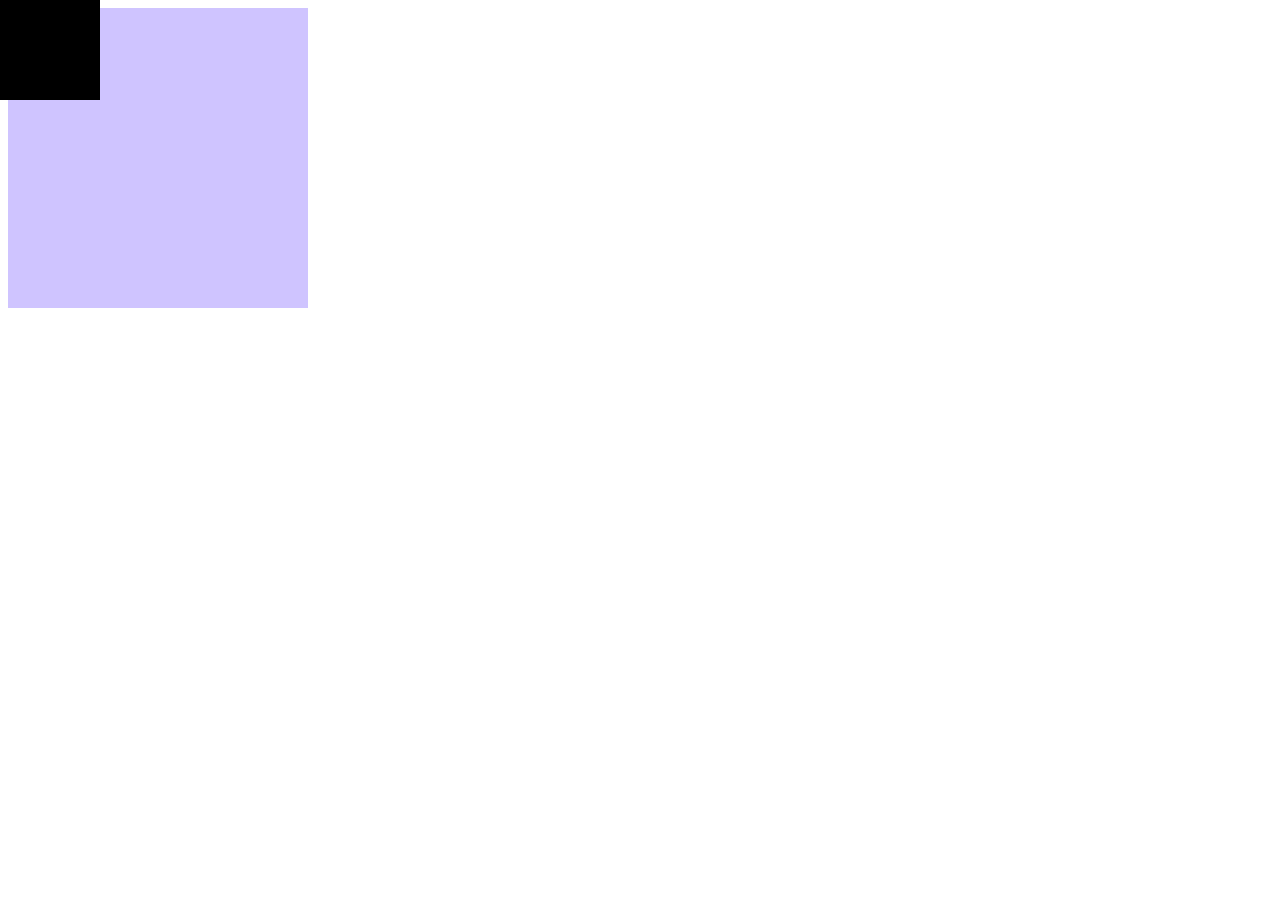
<file: Student & Besnik_Landing_Page/posfixed.html>
<!DOCTYPE html>
<html lang="en">
<head>
    <meta charset="UTF-8">
    <meta name="viewport" content="width=device-width, initial-scale=1.0">
    <title>Document</title>
    <link rel="stylesheet" href="posfixed.css">
</head>
<body>
    <div class="pos1">
        <div class="pos2">

        </div>

    </div>
    
</body>
</html>
</file>
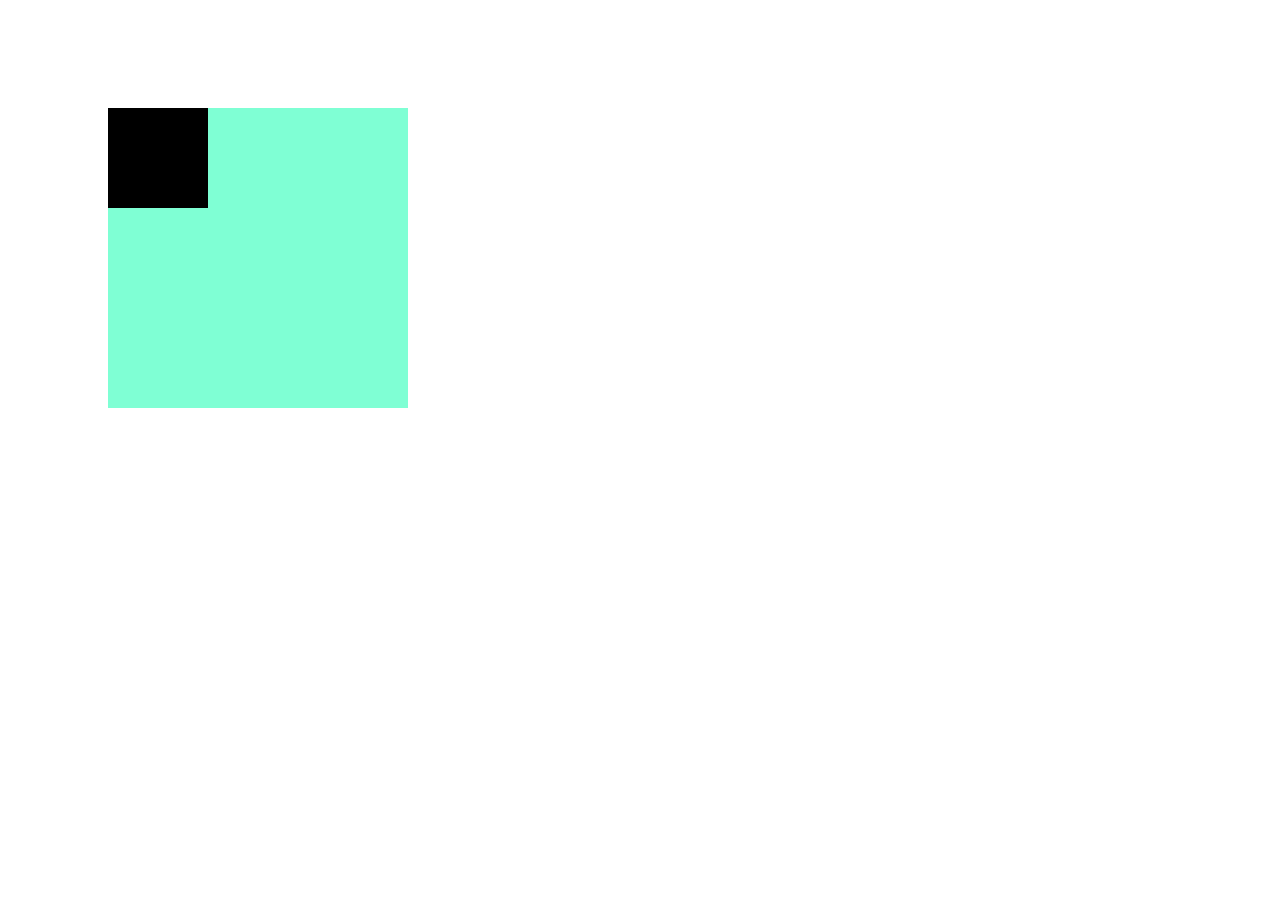
<file: Student & Besnik_Landing_Page/posrelative.html>
<!DOCTYPE html>
<html lang="en">
<head>
    <meta charset="UTF-8">
    <meta name="viewport" content="width=device-width, initial-scale=1.0">
    <title>blog</title>
    <link rel="stylesheet" href="./posrelative.css">
</head>
<body>
    <div class="pos1">
        <div class="pos2">
            
        </div>
    </div>

</body>
</html>
</file>
<file: Netbook_Landing_Page/style.css>
*{
    padding: 0px;
    margin: 0px;
    box-sizing: border-box;
}
a{
    text-decoration: none;
}
/* background color useing main */
main{
    background-color: rgb(175, 224, 228);
}

/* header */
.tam{
    
}

.container{
    max-width: 80%;
    margin: 0px auto;
    
}
.banner-wrapper{
    display: flex;
    justify-content: space-between;
    align-items: center;
    padding-top: 20px;
}
.banner{
    display: flex;
    gap: 60px;
    /* justify-content: space-between; */
    align-items: center;

}

.banner>nav{
    display: flex;
    gap: 25px;
}
.banner nav>a{
   color: grey;
}
.banner2{
    background-color: rgb(0, 115, 255);
    padding: 11px 30px;
    border-radius: 10px;
}
.banner2 a{
    color: #ffff;
}
/* header */



/* section1 */
.sec-wrapper{
    display: flex;
    align-items: center;
    padding: 100px 0px;
}
.sec-wrapper>div{
    width: 50%;
}
.sec p{
    margin: 50px 0px;
}
.sec h1{
    font-size: 45px;
}
.sec>a{
    display: inline-flex;
    color: #ffff;
    background-color: rgb(0, 132, 255);
    border-radius: 10px;
    padding: 11px 20px;
}
.pic{
    text-align: right;

}


.spaan{
    display: block;
}
/* section1 end */


/* section2 start */
.sec2-wrapper{
    display: flex;
    align-items: center;
    padding: 100px 0px;
}
.sec2-wrapper>div{
    width: 50%;
}
.sec2 ul{
    padding: 0px 30px;
}
.sec2 p{
    margin: 25px 0px;
}
.col-wrapper{
    display: flex;
    gap: 20px;
    padding: 100px 0px;
    
}
.col-wrapper>div p{
    margin: 20px 0px;
    
}
.col-wrapper>div{
    padding: 10px;
    background-color: rgb(100, 237, 107);
}




















@media only screen and (max-width:992px){
    /* header */
    .banner{
        flex-direction: column;
        gap: 30px;
    }
    .banner-wrapper{
        flex-direction: column;
        gap: 30px;
    }
    .banner2{

        align-self: flex-end;
    }
    
    /* header */
    .sec-wrapper{
        flex-direction: column;
        gap: 40px;
        flex-wrap: wrap;
    }
    .spaan{
        display: inline;
    }
    .sec-wrapper>div{
        width: 100%;
        text-align: center;
    }
}





.rest{
    background-color: bisque;
}
</file>
<file: Deupload_Landing_Page/style.css>
:root{
    --primary-color:#651fff;
}
*{
    margin: 0px;
    padding: 0px;
    box-sizing: border-box;
}
h1,h2,h3,h4,h5,h6{
    margin: 0px;
}
a{
    text-decoration: none;
}
ul{
    margin: 0px;
    padding: 0px;
    list-style: none;
}
body{
    font-family: "Poppins",sans-serif;
}
.container{
    max-width: 1151px;
}



/* buttons */
.btt-primary{
    background-color: var(--primary-color);
    color: #ffff;
    padding: 13px;
    border-radius: 10px;
}
.btt-outline-primary{
    background-color: #ffff;
    color: #0B0D0E;
    padding: 10px 15px;
    border: 1px solid black;
    border-radius: 12px;
}
/* buttons */



/* banner wrapper */
.sec{
    background-color: #EBE5FA;
}
.banner>div>a{
    display: inline-block;
}
.banner{
    padding: 100px 0px;
}
.banner>h1>span>span{
    color:var(--primary-color);
}
/* banner-wrapper */




/* img-wrapper */
.img-wrapper{
    padding: 100px 0px;
}
/* img-wrapper */



/* big-wrapper */
.big-wrapper{
    padding: 80px 0px;
}
.big-wrapper>div>div>div{
    background-color:var(--primary-color);
    color: #ffff;
    padding: 50px;
    border-radius: 15px;
    
}
.big-wrapper>div>div>div a{
    color: #ffff;
}

/* big wrapper end */



/* three */
.three-wrapper>div>div:first-child>div{
    background-color:#FFF7ED;
    border-radius: 25px;
}
.three-wrapper>div>div:nth-child(2)>div{
    background-color:#E0F7FA ;
    border-radius: 25px;

}

.sec4{
    padding: 100px 0px;
}
.team>h1>span>span{
    display: inline-block;
    color: var(--primary-color);
}
.team>h1>span:last-child{
    color: var(--primary-color);
}

.teach-wrapper{
    background-color: #ECECFE;
    border-radius: 15px;
}
/* three */




/* mul-wrapper */

.mul1>h1>span:last-child{
    color: var(--primary-color);

}
.tow>div{
    background-color: #ffff;
    box-shadow:0px 4px 24px 0px #00000015;
    border-radius: 15px;
}
.mul-wrapper{
    padding: 100px 0px;
}
/* mul-wrapper */




/* con-wrapper */
.hhead>h1>span:nth-child(2){
    color: var(--primary-color);
}
.hhead{
    margin-bottom: 100px;
}
.con-wrapper>div>div:first-child>div{
    background-color:#ffff;
    border-radius: 15px;
    box-shadow:0px 4px 24px 0px #00000015;
}
.con-wrapper>div>div:last-child>div{
    background-color: var(--primary-color);
    border-radius: 15px;
    color: #ffff;
}
.sec6{
    padding: 100px 0px;
    background-image: url("./img/Group\ 367.svg");
    background-repeat: no-repeat;
    background-position: center;
    background-size: cover;
}
.con-wrapper>div>div>div{
    padding: 50px;
}

@media only screen and (min-width:992px){
    
    .con-wrapper>div>div:last-child>div{
        border-top-left-radius: 0px;
        border-bottom-left-radius: 0px;
    } 
}
@media only screen and (max-width:992px){
    
    .con-wrapper>div>div:first-child>div{
        margin-bottom: 50px;
    }  
}
/* con-wrapper */





/* sec7 */
.sect{
    margin: 100px 0px;
}
.cent-wrapper>div>div>div{
    padding: 40px;
    
}
.bts{
    background-color: var(--primary-color);
    padding: 10px;
}
.mar-wrapper>div>div:first-child>div{
    background-color: var(--primary-color);
    color: #ffff;
    border-radius: 20px;
}
.mar-wrapper>div>div:first-child>div{
    padding: 30px;
}
.mar-wrapper>div>div:first-child>div>h4{
    padding: 20px 0px;
}
.mar-wrapper>div>div:first-child>div>a{
    
}
.mar-wrapper>div>div:first-child>div>p{
    padding-bottom: 20px;
}
.mar-wrapper>div>div:first-child>div>a{
    color: #ffff;
}
.en-wrapper>div>div:first-child>div{
    padding: 30px;
    
}
.en-wrapper>div>div:first-child>div>h4{
    padding: 20px 0px;
 
}
.en-wrapper>div>div:last-child>div{
    padding: 30px;  
}
.en-wrapper{
    
    background-color:#ECECFE;
    border-radius: 20px;
}
/* sec7 */




/* footer */
.foo{
    padding: 80px 0px 30px 0px;
    background-color: #1A284E;
    color: #ffff;
    margin-top: 150px;
}
.footlow>div>a{
    color: #ffff;
}
.footlow{
    margin-top: 80px;
}
/* footer */
</file>
<file: Netbook_Landing_Page/den.css>
.design{
    padding: 30px;
    margin: 10px;
    background-color: aqua;
}
</file>
<file: Student & Besnik_Landing_Page/flex1.css>
.parent > div{
    background-color: aqua;
    height: 200px;
    width: 200px;
    /* flex-grow: 1; */
    /* flex basis is alternative of width */
    /* flex-basis: 200px; */
    /* align-self: center; */
}

.parent{
    /* to use flex */
    display:flex;
    /* to align horizantal */
    /* justify-content: space-between; */
    justify-content: space-around;
    /* justify-content: space-evenly; */
    /* justify-content: flex-start; */
    /* justify-content: flex-end; */
    /* justify-content: center; */
    /* whole height */
    height: 800px;
    

    
    /* to align content vertically */
    /* align-items: center; */
    align-items: flex-start;
    /* align-items: flex-end; */
    /* flex-wrap: wrap-reverse; */
    /* flex-wrap: nowrap; */
    /* flex-wrap: wrap; */
    /* flex-direction: row; */
    /* flex-direction: column-reverse; */
    /* flex-direction:row-reverse ; */
    /* if apply column to align horizantaly align items are used because direction*/
    /* flex-direction: column; */

}

.parent div:nth-child(1){
    background-color: chartreuse;
    /* flex-grow: 1; */
    /* order: 3; */
    align-self: flex-start;
}

.parent div:nth-child(2){
    background-color: brown;
    /* flex-grow: 2; */
    /* order: 4; */
    align-self: center;
}

.parent div:nth-child(3){
    background-color: blueviolet;
    /* flex-grow: 3; */
    /* order: 1; */
    align-self: flex-end;
}
.parent div:last-child{
    background-color: blue;
    /* flex-grow: 2; */
    /* order: 2; */
    align-self: flex-start;
}
</file>
<file: Student & Besnik_Landing_Page/media.css>
.parent > div{
    height: 200px;
    width: 200px;
    background-color: cadetblue;
}
.parent{
    display: flex;
    justify-content: space-between;
}
@media only screen and (min-width:1200px){
    .parent > div:nth-child(2){
        background-color: aqua;
    }
}
</file>
<file: Student & Besnik_Landing_Page/posfixed.css>
.pos1{
    background-color: rgb(207, 196, 255);
    height: 300px;
    width: 300px;
    /* if position is relative or not relative position:fixed  is on same*/
    /* position: relative; */
    top: 100px;
    left: 100px;

}

.pos2{
    background-color: black;
    height: 100px;
    width: 100px;
    position: fixed;
    top: 0px;
    left: 0px;
}
</file>
<file: Student & Besnik_Landing_Page/posrelative.css>
.pos1{
    background-color: aquamarine;
    width: 300px;
    height: 300px;
    /*relative is used to move from static position */
    position: relative;
    top: 100px;
    left: 100px;
} 

.pos2{
    background-color: black;
    height: 100px;
    width: 100px;
     /* relative is used to move from static position */
    position: relative;
    top: 0px;
    left: 0px;
}
</file>
